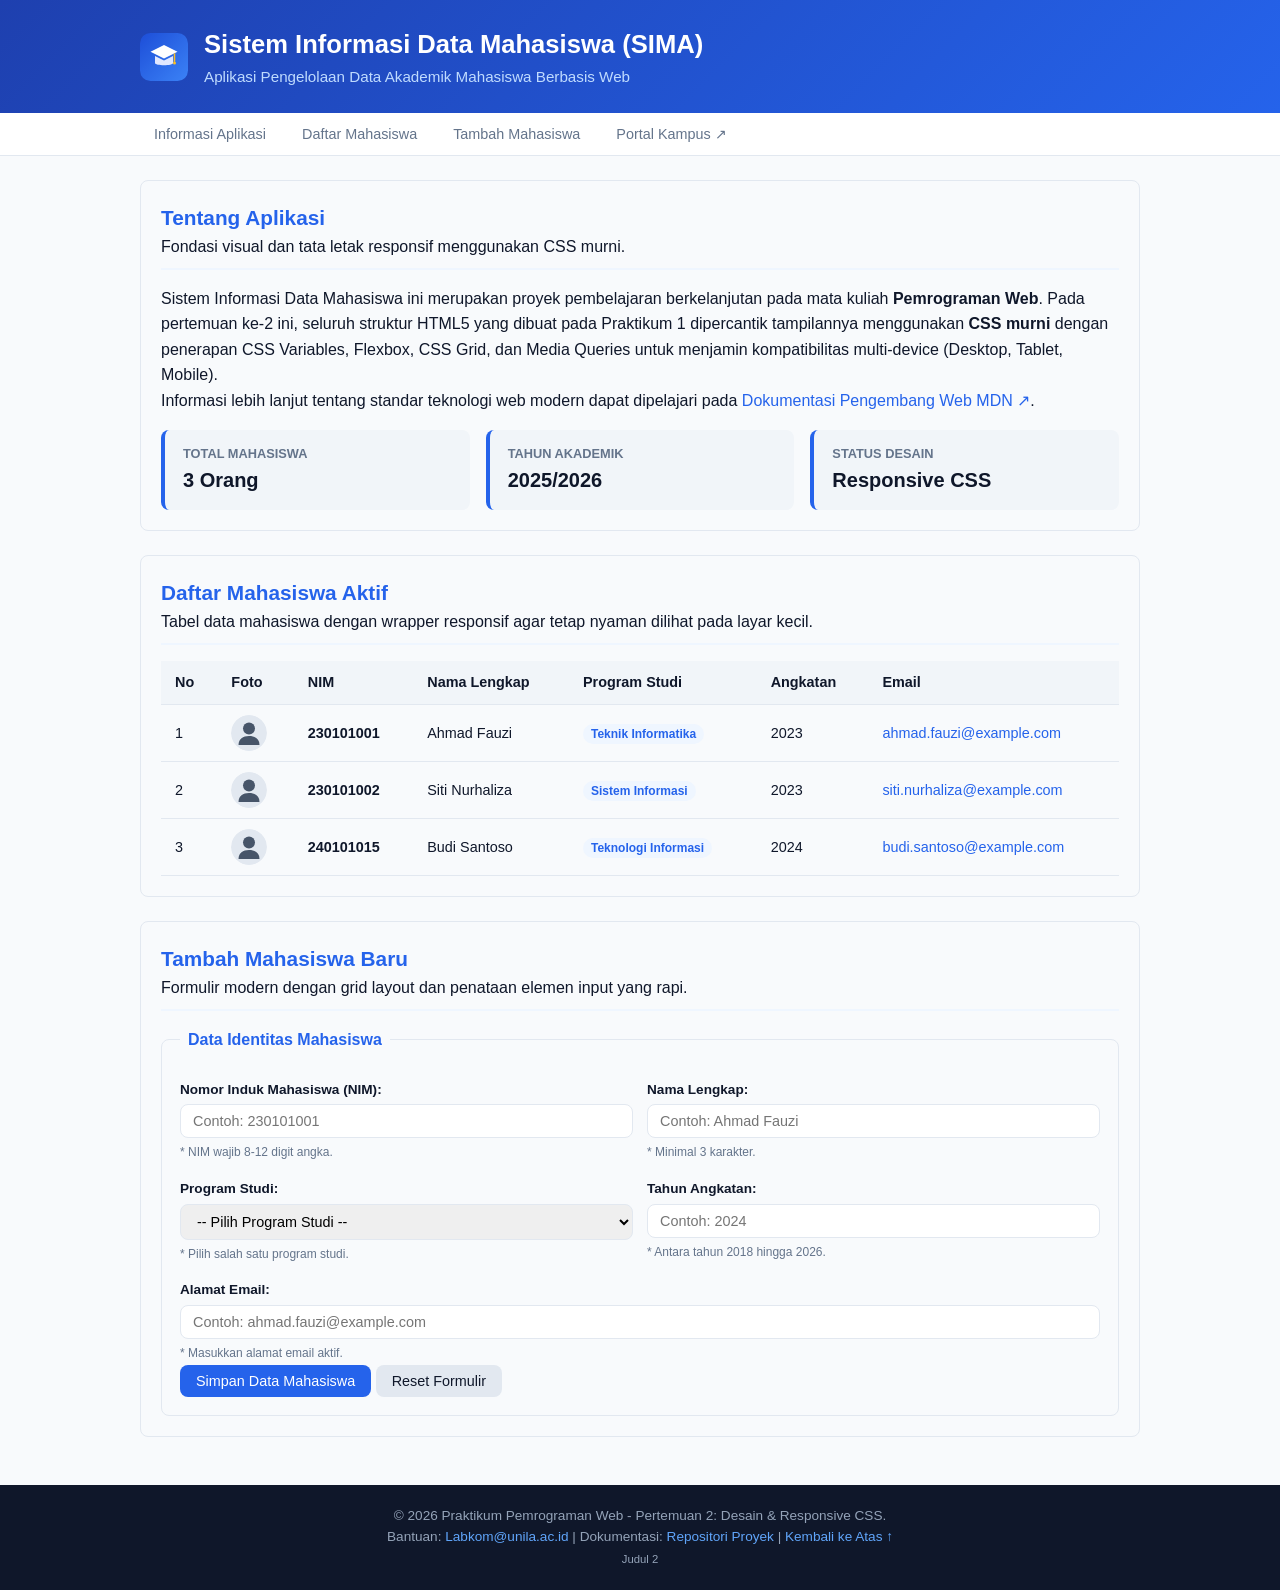
<file: 02/02/index.html>
<!DOCTYPE html>
<html lang="id">
<head>
    <meta charset="UTF-8">
    <meta name="viewport" content="width=device-width, initial-scale=1.0">
    <title>Sistem Informasi Data Mahasiswa - Praktikum 2</title>
    <link rel="stylesheet" href="style.css">
    <!-- Hubungkan dengan stylesheet CSS murni (tanpa framework) -->

</head>
<body id="top">

    <!-- 1. Header Aplikasi -->
    <header class="site-header">
        <div class="container header-brand">
            <a href="index.html" class="brand-logo" title="Beranda SIMA">
                <img src="img/logo-sima.svg" alt="Logo Resmi SIMA Kampus" width="48" height="48">
            </a>
            <div>
                <h1>Sistem Informasi Data Mahasiswa (SIMA)</h1>
                <p>Aplikasi Pengelolaan Data Akademik Mahasiswa Berbasis Web</p>
            </div>
        </div>
    </header>

    <!-- 2. Navigation Bar Sticky -->
    <nav class="site-nav">
        <div class="container">
            <ul>
                <li><a href="#informasi">Informasi Aplikasi</a></li>
                <li><a href="#daftar-mahasiswa">Daftar Mahasiswa</a></li>
                <li><a href="#form-tambah">Tambah Mahasiswa</a></li>
                <li><a href="https://kampus.ac.id" target="_blank" rel="noopener noreferrer">Portal Kampus &UpperRightArrow;</a></li>
            </ul>
        </div>
    </nav>

    <!-- Konten Utama Halaman -->
    <main>
        <div class="container">

            <!-- 3. Section Informasi Aplikasi -->
            <section id="informasi" class="content-section">
                <div class="section-header">
                    <h2>Tentang Aplikasi</h2>
                    <p>Fondasi visual dan tata letak responsif menggunakan CSS murni.</p>
                </div>
                <div class="section-body">
                    <p>
                        Sistem Informasi Data Mahasiswa ini merupakan proyek pembelajaran berkelanjutan 
                        pada mata kuliah <strong>Pemrograman Web</strong>. Pada pertemuan ke-2 ini, seluruh 
                        struktur HTML5 yang dibuat pada Praktikum 1 dipercantik tampilannya menggunakan 
                        <strong>CSS murni</strong> dengan penerapan CSS Variables, Flexbox, CSS Grid, dan 
                        Media Queries untuk menjamin kompatibilitas multi-device (Desktop, Tablet, Mobile).
                    </p>
                    <p>
                        Informasi lebih lanjut tentang standar teknologi web modern dapat dipelajari pada 
                        <a href="https://developer.mozilla.org/id/" target="_blank" rel="noopener noreferrer" class="link-email">Dokumentasi Pengembang Web MDN &UpperRightArrow;</a>.
                    </p>
                </div>

                <!-- Grid Kartu Informasi Sistem -->
                <div class="info-grid">
                    <article class="info-card">
                        <h3>Total Mahasiswa</h3>
                        <p>3 Orang</p>
                    </article>
                    <article class="info-card">
                        <h3>Tahun Akademik</h3>
                        <p>2025/2026</p>
                    </article>
                    <article class="info-card">
                        <h3>Status Desain</h3>
                        <p>Responsive CSS</p>
                    </article>
                </div>
            </section>

            <!-- 4. Section Daftar Mahasiswa & 5. Tabel Data Mahasiswa -->
            <section id="daftar-mahasiswa" class="content-section">
                <div class="section-header">
                    <h2>Daftar Mahasiswa Aktif</h2>
                    <p>Tabel data mahasiswa dengan wrapper responsif agar tetap nyaman dilihat pada layar kecil.</p>
                </div>

                <!-- Wrapper overflow responsif untuk tabel -->
                <div class="table-responsive">
                    <table class="data-table">
                        <thead>
                            <tr>
                                <th>No</th>
                                <th>Foto</th>
                                <th>NIM</th>
                                <th>Nama Lengkap</th>
                                <th>Program Studi</th>
                                <th>Angkatan</th>
                                <th>Email</th>
                            </tr>
                        </thead>
                        <tbody>
                            <tr>
                                <td>1</td>
                                <td>
                                    <img src="img/avatar-default.svg" alt="Foto Ahmad Fauzi" class="avatar-img" width="36" height="36">
                                </td>
                                <td><strong>230101001</strong></td>
                                <td>Ahmad Fauzi</td>
                                <td><span class="badge">Teknik Informatika</span></td>
                                <td>2023</td>
                                <td><a href="mailto:ahmad.fauzi@example.com" class="link-email">ahmad.fauzi@example.com</a></td>
                            </tr>
                            <tr>
                                <td>2</td>
                                <td>
                                    <img src="img/avatar-default.svg" alt="Foto Siti Nurhaliza" class="avatar-img" width="36" height="36">
                                </td>
                                <td><strong>230101002</strong></td>
                                <td>Siti Nurhaliza</td>
                                <td><span class="badge">Sistem Informasi</span></td>
                                <td>2023</td>
                                <td><a href="mailto:siti.nurhaliza@example.com" class="link-email">siti.nurhaliza@example.com</a></td>
                            </tr>
                            <tr>
                                <td>3</td>
                                <td>
                                    <img src="img/avatar-default.svg" alt="Foto Budi Santoso" class="avatar-img" width="36" height="36">
                                </td>
                                <td><strong>240101015</strong></td>
                                <td>Budi Santoso</td>
                                <td><span class="badge">Teknologi Informasi</span></td>
                                <td>2024</td>
                                <td><a href="mailto:budi.santoso@example.com" class="link-email">budi.santoso@example.com</a></td>
                            </tr>
                        </tbody>
                    </table>
                </div>
            </section>

            <!-- 6. Section Form Tambah Mahasiswa -->
            <section id="form-tambah" class="content-section">
                <div class="section-header">
                    <h2>Tambah Mahasiswa Baru</h2>
                    <p>Formulir modern dengan grid layout dan penataan elemen input yang rapi.</p>
                </div>

                <form action="#" method="post" class="app-form">
                    <fieldset>
                        <legend>Data Identitas Mahasiswa</legend>

                        <div class="form-grid">
                            <div class="form-group">
                                <label for="nim" class="form-label">Nomor Induk Mahasiswa (NIM):</label>
                                <input 
                                    type="text" 
                                    id="nim" 
                                    name="nim" 
                                    class="form-input" 
                                    placeholder="Contoh: 230101001" 
                                    required 
                                    pattern="[0-9]{8,12}" 
                                    title="NIM harus berupa angka 8-12 digit">
                                <span class="form-help">* NIM wajib 8-12 digit angka.</span>
                            </div>

                            <div class="form-group">
                                <label for="nama" class="form-label">Nama Lengkap:</label>
                                <input 
                                    type="text" 
                                    id="nama" 
                                    name="nama" 
                                    class="form-input" 
                                    placeholder="Contoh: Ahmad Fauzi" 
                                    required 
                                    minlength="3" 
                                    maxlength="100">
                                <span class="form-help">* Minimal 3 karakter.</span>
                            </div>

                            <div class="form-group">
                                <label for="program_studi" class="form-label">Program Studi:</label>
                                <select id="program_studi" name="program_studi" class="form-select" required>
                                    <option value="">-- Pilih Program Studi --</option>
                                    <option value="Teknik Informatika">Teknik Informatika</option>
                                    <option value="Sistem Informasi">Sistem Informasi</option>
                                    <option value="Teknologi Informasi">Teknologi Informasi</option>
                                    <option value="Rekayasa Perangkat Lunak">Rekayasa Perangkat Lunak</option>
                                </select>
                                <span class="form-help">* Pilih salah satu program studi.</span>
                            </div>

                            <div class="form-group">
                                <label for="angkatan" class="form-label">Tahun Angkatan:</label>
                                <input 
                                    type="number" 
                                    id="angkatan" 
                                    name="angkatan" 
                                    class="form-input" 
                                    placeholder="Contoh: 2024" 
                                    required 
                                    min="2018" 
                                    max="2026">
                                <span class="form-help">* Antara tahun 2018 hingga 2026.</span>
                            </div>

                            <div class="form-group full-width">
                                <label for="email" class="form-label">Alamat Email:</label>
                                <input 
                                    type="email" 
                                    id="email" 
                                    name="email" 
                                    class="form-input" 
                                    placeholder="Contoh: ahmad.fauzi@example.com" 
                                    required>
                                <span class="form-help">* Masukkan alamat email aktif.</span>
                            </div>
                        </div>

                        <div class="form-actions">
                            <button type="submit" class="btn btn-primary">Simpan Data Mahasiswa</button>
                            <button type="reset" class="btn btn-secondary">Reset Formulir</button>
                        </div>
                    </fieldset>
                </form>
            </section>

        </div>
    </main>

    <!-- 7. Footer -->
    <footer class="site-footer">
        <div class="container">
            <p>&copy; 2026 Praktikum Pemrograman Web - Pertemuan 2: Desain & Responsive CSS.</p>
            <p>
                Bantuan: <a href="mailto:kelas@C">Labkom@unila.ac.id</a> | 
                Dokumentasi: <a href="https://github.com" target="_blank" rel="noopener noreferrer">Repositori Proyek</a> | 
                <a href="#top">Kembali ke Atas &uarr;</a>
            </p>
            <p><small>Judul 2</small></p>
        </div>
    </footer>

</body>
</html>
</file>
<file: 02/02/style.css>
/* 1. Reset Global & CSS Variables */
:root {
    --primary : #2563eb;
    --primary-dark : #1d4ed8;
    --primary-light : #eff6ff;
    --text-main : #0f172a;
    --text-muted : #64748b;
    --bg-body : #f8fafc;
    --bg-white : #ffffff;
    --border : #e2e8f0;
    --radius : 8px;
}
*, *::before, *::after {
    margin: 0;
    padding: 0;
    box-sizing: border-box;
}

body { font-family : -apple-system, BlinkMacSystemFont, 'Segoe UI', Roboto, sans-serif; 
color : var(--text-main);
background-color : var(--bg-body);
line-height : 1.6;
}

.container {
    width : 90%;
    max-width : 1000px;
    margin : 0 auto;
}


/* 2. Header & Navigasi (Flexbox Layout) */
.site-header{
    background: linear-gradient(135deg, #1e40af, #2563eb);
    color: #ffffff;
    padding: 24px 0;
}

.header-brand{
    display: flex;
    align-items: center;
    gap : 16px;
}

.brand-logo img{
    display: block;
    border-radius: var(--radius);
}

.site-header h1 {
    font-size: 1.6rem;
}

.site-header p {
    color: #bfdbfe;
    font-size : 0.95rem;
}

.site-nav{
    background-color : var(--bg-white);
    border-bottom : 1px solid var(--border);
    position : sticky;
    top : 0;
    z-index : 100;
}

.site-nav ul{
    list-style:none;
    display : flex;
    flex-wrap : wrap;
    gap : 8px;
    padding : 8px 0;
}

.site-nav a{
    text-decoration : none;
    color : var(--text-muted);
    font-weight : 500;
    font-size : 0.9rem;
    padding : 6px 14px;
    border-radius : var(--radius);
    transition : 0.2s;
}

.site-nav a:hover{
    color: var (--primary);
    background-color : var(--primary-light);
}

/* 3. Section & Kartu Informasi */
main {
    padding : 24px 0;
}

.content-section{
    background : var (--bg-white);
    border : 1px solid var(--border);
    border-radius : var(--radius);
    padding : 20px;
    margin-bottom : 24px;
}

.section-header{
    margin-bottom : 16px;
    padding-bottom : 8px;
    border-bottom : 2px solid var(--primary-light);
}

.section-header h2{
    font-size : 1.3rem;
    color : var(--primary);
}

.info-grid{
    display: flex;
    gap: 16px;
    margin-top:16px;
}

.info-card{
    flex: 1;
    background : #f1f5f9;
    border-left : 4px solid var(--primary);
    padding : 14px 18px;
    border-radius : var(--radius);
}

.info-card h3{
    font-size : 0.8rem;
    color : var(--text-muted);
    text-transform : uppercase;
}

.info-card p {
    font-size: 1.25rem;
    font-weight : 700;
}

/* 4. Penataan Tabel Data & Media */
.table-responsive{
    overflow-x: auto;
    margin-top : 12px;
}

.data-table{
    width : 100%;
    border-collapse : collapse;
    font-size : 0.9rem;
}

.data-table th, .data-table td{
    padding : 10px 14px;
    border-bottom: 1px solid var(--border);
    text-align : left;
    vertical-align : middle;
}

.data-table thead{
    background-color : #f1f5f9;
}

.data-table tbody tr:hover{
    background-color : #f8fafc;
}

.avatar-img{
    width : 36px;
    height : 36px;
    border-radius : 50%;
    object-fit : cover;
    display : block;
}

.badge {
    background-color : var(--primary-light);
    color : var(--primary);
    padding : 3px 8px;
    border-radius : 12px;
    font-size : 0.75rem;
    font-weight : 600;
}

.link-email{
    color : var(--primary);
    text-decoration:   none;
}

.link-email:hover{
    text-decoration : underline;
}

/* 5. Formulir & Tombol */
.app-form fieldset{
    border: 1px solid var(--border);
    border-radius : var(--radius);
    padding : 18px;
}

.app-form legend {
    font-weight :600;
    padding : 0 8px;
    color : var(--primary);
}

.form-grid{
    display : grid;
    grid-template-columns : 1fr 1fr;
    gap : 14px;
    margin-top: 8px;
}

.form-group.full-width{
    grid-column : 1/-1;
}

.form-label{
    display: block;
    font-size: 0.85rem;
    font-weight: 600;
    margin-bottom : 4px;
}

.form-input, .form-select{
    width: 100%;
    padding : 8px 12px;
    border: 1px solid var(--border);
    border-radius: var(--radius);
    font-size: 0.9rem;
    outline : none;
}

.form-input:focus, .form-selection:focus{
    border-color: var(--primary);
    box-shadow: 0 0 0 2px rgba(37, 99, 235, 0.15);
}

.form-help{
    font-size: 0.75rem;
    color: var(--text-muted);
}

.form-action {
    margin-top: 16px;
    display : flex;
    gap: 10px;
}

.btn{
    padding:8px 16px;
    font-size : 0.9rem;
    border-radius : var(--radius);
    border: none;
    cursor: none;
    text-decoration: none;
}

.btn-primary{
    background-color: var(--primary);
    color : #ffffff;
}

.btn-primary:hover {
background-color : var(--primary);
color : #ffffff;
}

.btn-secondary {
background-color: #e2e8f0;
color: var(--text-main);
}

.btn-danger {
    background-color: #ef4444;
    color: #ffffff;
}

.site-footer {
    background-color : #0f172a;
    color: #94a3b8;
    text-align: center;
    padding : 20px 0;
    font-size : 0.85rem;
    margin-top : auto;
}

.site-footer a{
    color: #60a5fa;
    text-decoration: none;
}

@media (max-width: 768px){
    .header-brand{
        flex-direction: column;
        text-align: center;
    }
    .info-grid{
        flex-direction: column;
    }
    .form-grid{
        grid-template-columns: 1fr;
    }
    .site-nav ul{
        justify-content: center;
    }
}
</file>
<file: judul 2 pemweb/prak-pw-judul-1/02/02/style.css>
/* 1. Reset Global & CSS Variables */
:root {
    --primary : #2563eb;
    --primary-dark : #1d4ed8;
    --primary-light : #eff6ff;
    --text-main : #0f172a;
    --text-muted : #64748b;
    --bg-body : #f8fafc;
    --bg-white : #ffffff;
    --border : #e2e8f0;
    --radius : 8px;
}
*, *::before, *::after {
    margin: 0;
    padding: 0;
    box-sizing: border-box;
}

body { font-family : -apple-system, BlinkMacSystemFont, 'Segoe UI', Roboto, sans-serif; 
color : var(--text-main);
background-color : var(--bg-body);
line-height : 1.6;
}

.container {
    width : 90%;
    max-width : 1000px;
    margin : 0 auto;
}


/* 2. Header & Navigasi (Flexbox Layout) */
.site-header{
    background: linear-gradient(135deg, #1e40af, #2563eb);
    color: #ffffff;
    padding: 24px 0;
}

.header-brand{
    display: flex;
    align-items: center;
    gap : 16px;
}

.brand-logo img{
    display: block;
    border-radius: var(--radius);
}

.site-header h1 {
    font-size: 1.6rem;
}

.site-header p {
    color: #bfdbfe;
    font-size : 0.95rem;
}

.site-nav{
    background-color : var(--bg-white);
    border-bottom : 1px solid var(--border);
    position : sticky;
    top : 0;
    z-index : 100;
}

.site-nav ul{
    list-style:none;
    display : flex;
    flex-wrap : wrap;
    gap : 8px;
    padding : 8px 0;
}

.site-nav a{
    text-decoration : none;
    color : var(--text-muted);
    font-weight : 500;
    font-size : 0.9rem;
    padding : 6px 14px;
    border-radius : var(--radius);
    transition : 0.2s;
}

.site-nav a:hover{
    color: var (--primary);
    background-color : var(--primary-light);
}

/* 3. Section & Kartu Informasi */
main {
    padding : 24px 0;
}

.content-section{
    background : var (--bg-white);
    border : 1px solid var(--border);
    border-radius : var(--radius);
    padding : 20px;
    margin-bottom : 24px;
}

.section-header{
    margin-bottom : 16px;
    padding-bottom : 8px;
    border-bottom : 2px solid var(--primary-light);
}

.section-header h2{
    font-size : 1.3rem;
    color : var(--primary);
}

.info-grid{
    display: flex;
    gap: 16px;
    margin-top:16px;
}

.info-card{
    flex: 1;
    background : #f1f5f9;
    border-left : 4px solid var(--primary);
    padding : 14px 18px;
    border-radius : var(--radius);
}

.info-card h3{
    font-size : 0.8rem;
    color : var(--text-muted);
    text-transform : uppercase;
}

.info-card p {
    font-size: 1.25rem;
    font-weight : 700;
}

/* 4. Penataan Tabel Data & Media */
.table-responsive{
    overflow-x: auto;
    margin-top : 12px;
}

.data-table{
    width : 100%;
    border-collapse : collapse;
    font-size : 0.9rem;
}

.data-table th, .data-table td{
    padding : 10px 14px;
    border-bottom: 1px solid var(--border);
    text-align : left;
    vertical-align : middle;
}

.data-table thead{
    background-color : #f1f5f9;
}

.data-table tbody tr:hover{
    background-color : #f8fafc;
}

.avatar-img{
    width : 36px;
    height : 36px;
    border-radius : 50%;
    object-fit : cover;
    display : block;
}

.badge {
    background-color : var(--primary-light);
    color : var(--primary);
    padding : 3px 8px;
    border-radius : 12px;
    font-size : 0.75rem;
    font-weight : 600;
}

.link-email{
    color : var(--primary);
    text-decoration:   none;
}

.link-email:hover{
    text-decoration : underline;
}

/* 5. Formulir & Tombol */
.app-form fieldset{
    border: 1px solid var(--border);
    border-radius : var(--radius);
    padding : 18px;
}

.app-form legend {
    font-weight :600;
    padding : 0 8px;
    color : var(--primary);
}

.form-grid{
    display : grid;
    grid-template-columns : 1fr 1fr;
    gap : 14px;
    margin-top: 8px;
}

.form-group.full-width{
    grid-column : 1/-1;
}

.form-label{
    display: block;
    font-size: 0.85rem;
    font-weight: 600;
    margin-bottom : 4px;
}

.form-input, .form-select{
    width: 100%;
    padding : 8px 12px;
    border: 1px solid var(--border);
    border-radius: var(--radius);
    font-size: 0.9rem;
    outline : none;
}

.form-input:focus, .form-selection:focus{
    border-color: var(--primary);
    box-shadow: 0 0 0 2px rgba(37, 99, 235, 0.15);
}

.form-help{
    font-size: 0.75rem;
    color: var(--text-muted);
}

.form-action {
    margin-top: 16px;
    display : flex;
    gap: 10px;
}

.btn{
    padding:8px 16px;
    font-size : 0.9rem;
    border-radius : var(--radius);
    border: none;
    cursor: none;
    text-decoration: none;
}

.btn-primary{
    background-color: var(--primary);
    color : #ffffff;
}

.btn-primary:hover {
background-color : var(--primary);
color : #ffffff;
}

.btn-secondary {
background-color: #e2e8f0;
color: var(--text-main);
}

.btn-danger {
    background-color: #ef4444;
    color: #ffffff;
}

.site-footer {
    background-color : #0f172a;
    color: #94a3b8;
    text-align: center;
    padding : 20px 0;
    font-size : 0.85rem;
    margin-top : auto;
}

.site-footer a{
    color: #60a5fa;
    text-decoration: none;
}

@media (max-width: 768px){
    .header-brand{
        flex-direction: column;
        text-align: center;
    }
    .info-grid{
        flex-direction: column;
    }
    .form-grid{
        grid-template-columns: 1fr;
    }
    .site-nav ul{
        justify-content: center;
    }
}
</file>
